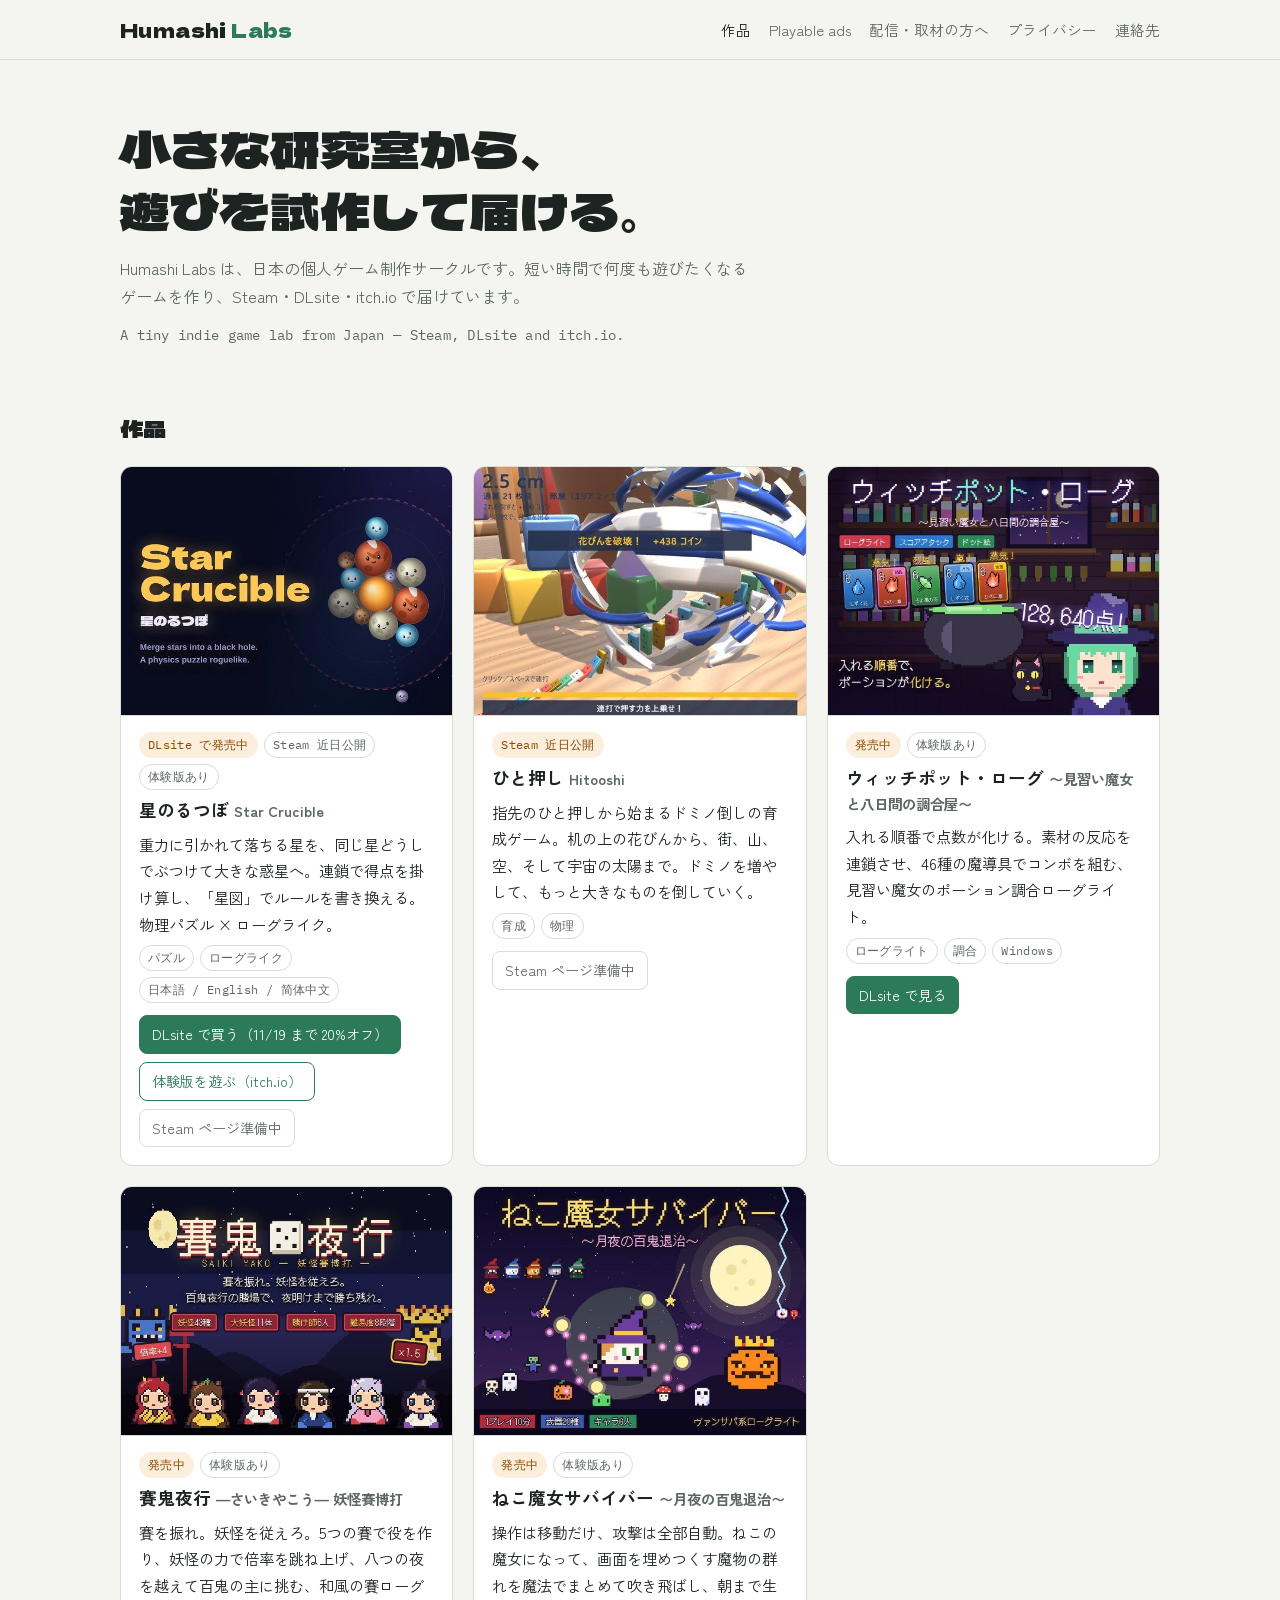
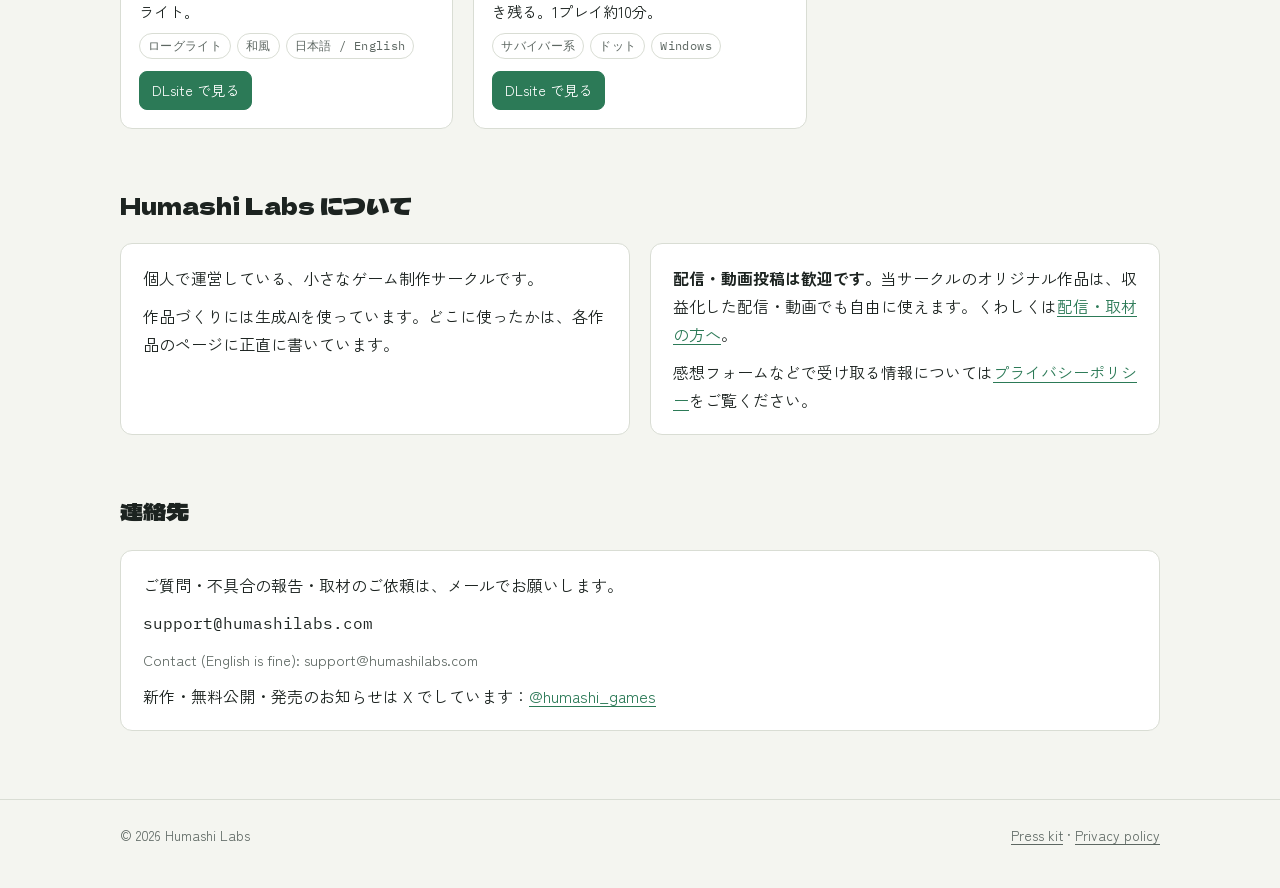
<file: index.html>
<!doctype html>
<html lang="ja">
<head>
<meta charset="utf-8">
<meta name="viewport" content="width=device-width, initial-scale=1, viewport-fit=cover">
<title>Humashi Labs</title>
<meta name="description" content="Humashi Labs の個人ゲーム制作。Steam・DLsite・itch.io で遊べる作品の一覧。">
<meta property="og:title" content="Humashi Labs">
<meta property="og:description" content="小さな研究室から、遊びを試作して届ける個人ゲーム制作。">
<meta property="og:image" content="https://humashilabs.com/assets/star-crucible-shot.jpg">
<meta name="twitter:card" content="summary_large_image">
<link rel="canonical" href="https://humashilabs.com/">
<script type="application/ld+json">{"@context":"https://schema.org","@type":"Organization","name":"Humashi Labs","url":"https://humashilabs.com/","email":"support@humashilabs.com","sameAs":["https://x.com/humashi_games","https://humashi.itch.io/"]}</script>
<link rel="icon" href="favicon.svg" type="image/svg+xml">
<link rel="apple-touch-icon" href="apple-touch-icon.png">
<link rel="preconnect" href="https://fonts.googleapis.com">
<link rel="preconnect" href="https://fonts.gstatic.com" crossorigin>
<link rel="preload" as="style" href="https://fonts.googleapis.com/css2?family=Dela+Gothic+One&family=IBM+Plex+Mono:wght@400;500&family=Zen+Kaku+Gothic+New:wght@400;700&display=swap" onload="this.onload=null;this.rel='stylesheet'">
<noscript><link rel="stylesheet" href="https://fonts.googleapis.com/css2?family=Dela+Gothic+One&family=IBM+Plex+Mono:wght@400;500&family=Zen+Kaku+Gothic+New:wght@400;700&display=swap"></noscript>
<link rel="stylesheet" href="style.css">
</head>
<body>
<header class="site-head">
  <div class="wrap">
    <a class="logo" href="./">Humashi <span>Labs</span></a>
    <nav class="nav" aria-label="サイト内">
      <a href="#works" aria-current="page">作品</a>
      <a href="playable.html">Playable ads</a>
      <a href="press.html">配信・取材の方へ</a>
      <a href="privacy.html">プライバシー</a>
      <a href="#contact">連絡先</a>
    </nav>
  </div>
</header>

<main class="wrap">
  <div class="hero">
    <h1>小さな研究室から、<br>遊びを試作して届ける。</h1>
    <p>Humashi Labs は、日本の個人ゲーム制作サークルです。短い時間で何度も遊びたくなるゲームを作り、Steam・DLsite・itch.io で届けています。</p>
    <p class="en">A tiny indie game lab from Japan — Steam, DLsite and itch.io.</p>
  </div>

  <section id="works" aria-labelledby="works-h">
    <h2 id="works-h">作品</h2>
    <div class="works">

      <article class="work">
        <img src="assets/star-crucible.jpg" alt="星のるつぼ：重力の井戸に星が落ちていく画面" width="640" height="508" loading="lazy">
        <div class="body">
          <div class="tags"><span class="tag status">DLsite で発売中</span><span class="tag">Steam 近日公開</span><span class="tag">体験版あり</span></div>
          <h3>星のるつぼ <small class="sub">Star Crucible</small></h3>
          <p class="desc">重力に引かれて落ちる星を、同じ星どうしでぶつけて大きな惑星へ。連鎖で得点を掛け算し、「星図」でルールを書き換える。物理パズル × ローグライク。</p>
          <div class="tags"><span class="tag">パズル</span><span class="tag">ローグライク</span><span class="tag">日本語 / English / 简体中文</span></div>
          <div class="links">
            <a class="btn primary" href="https://www.dlsite.com/ai/work/=/product_id/RJ01758566.html">DLsite で買う（11/19 まで 20%オフ）</a>
            <a class="btn" href="https://humashi.itch.io/star-crucible">体験版を遊ぶ（itch.io）</a>
            <span class="btn disabled">Steam ページ準備中</span>
          </div>
        </div>
      </article>

      <article class="work">
        <img src="assets/hitooshi.jpg" alt="ひと押し：ドミノで花びんが砕ける瞬間" width="560" height="438" loading="lazy">
        <div class="body">
          <div class="tags"><span class="tag status">Steam 近日公開</span></div>
          <h3>ひと押し <small class="sub">Hitooshi</small></h3>
          <p class="desc">指先のひと押しから始まるドミノ倒しの育成ゲーム。机の上の花びんから、街、山、空、そして宇宙の太陽まで。ドミノを増やして、もっと大きなものを倒していく。</p>
          <div class="tags"><span class="tag">育成</span><span class="tag">物理</span></div>
          <div class="links"><span class="btn disabled">Steam ページ準備中</span></div>
        </div>
      </article>

      <article class="work">
        <img src="assets/witchpot-rogue.jpg" alt="ウィッチポット・ローグの紹介画像" width="560" height="420" loading="lazy">
        <div class="body">
          <div class="tags"><span class="tag status">発売中</span><span class="tag">体験版あり</span></div>
          <h3>ウィッチポット・ローグ <small class="sub">〜見習い魔女と八日間の調合屋〜</small></h3>
          <p class="desc">入れる順番で点数が化ける。素材の反応を連鎖させ、46種の魔導具でコンボを組む、見習い魔女のポーション調合ローグライト。</p>
          <div class="tags"><span class="tag">ローグライト</span><span class="tag">調合</span><span class="tag">Windows</span></div>
          <div class="links"><a class="btn primary" href="https://www.dlsite.com/home/work/=/product_id/RJ01737153.html">DLsite で見る</a></div>
        </div>
      </article>

      <article class="work">
        <img src="assets/saiki-yako.jpg" alt="賽鬼夜行の紹介画像" width="560" height="420" loading="lazy">
        <div class="body">
          <div class="tags"><span class="tag status">発売中</span><span class="tag">体験版あり</span></div>
          <h3>賽鬼夜行 <small class="sub">―さいきやこう― 妖怪賽博打</small></h3>
          <p class="desc">賽を振れ。妖怪を従えろ。5つの賽で役を作り、妖怪の力で倍率を跳ね上げ、八つの夜を越えて百鬼の主に挑む、和風の賽ローグライト。</p>
          <div class="tags"><span class="tag">ローグライト</span><span class="tag">和風</span><span class="tag">日本語 / English</span></div>
          <div class="links"><a class="btn primary" href="https://www.dlsite.com/home/work/=/product_id/RJ01737134.html">DLsite で見る</a></div>
        </div>
      </article>

      <article class="work">
        <img src="assets/neko-witch-survivor.jpg" alt="ねこ魔女サバイバーの紹介画像" width="560" height="420" loading="lazy">
        <div class="body">
          <div class="tags"><span class="tag status">発売中</span><span class="tag">体験版あり</span></div>
          <h3>ねこ魔女サバイバー <small class="sub">〜月夜の百鬼退治〜</small></h3>
          <p class="desc">操作は移動だけ、攻撃は全部自動。ねこの魔女になって、画面を埋めつくす魔物の群れを魔法でまとめて吹き飛ばし、朝まで生き残る。1プレイ約10分。</p>
          <div class="tags"><span class="tag">サバイバー系</span><span class="tag">ドット</span><span class="tag">Windows</span></div>
          <div class="links"><a class="btn primary" href="https://www.dlsite.com/home/work/=/product_id/RJ01737105.html">DLsite で見る</a></div>
        </div>
      </article>

    </div>
  </section>

  <section aria-labelledby="about-h">
    <h2 id="about-h">Humashi Labs について</h2>
    <div class="cols">
      <div class="card">
        <p>個人で運営している、小さなゲーム制作サークルです。</p>
        <p>作品づくりには生成AIを使っています。どこに使ったかは、各作品のページに正直に書いています。</p>
      </div>
      <div class="card">
        <p><strong>配信・動画投稿は歓迎です。</strong>当サークルのオリジナル作品は、収益化した配信・動画でも自由に使えます。くわしくは<a href="press.html">配信・取材の方へ</a>。</p>
        <p>感想フォームなどで受け取る情報については<a href="privacy.html">プライバシーポリシー</a>をご覧ください。</p>
      </div>
    </div>
  </section>

  <section id="contact" aria-labelledby="contact-h">
    <h2 id="contact-h">連絡先</h2>
    <div class="card">
      <p>ご質問・不具合の報告・取材のご依頼は、メールでお願いします。</p>
      <p class="mail">support@humashilabs.com</p>
      <p class="meta">Contact (English is fine): support@humashilabs.com</p>
      <p>新作・無料公開・発売のお知らせは X でしています：<a href="https://x.com/humashi_games">@humashi_games</a></p>
    </div>
  </section>
</main>

<footer class="site-foot">
  <div class="wrap">
    <span>© 2026 Humashi Labs</span>
    <span><a href="press.html">Press kit</a> · <a href="privacy.html">Privacy policy</a></span>
  </div>
</footer>
</body>
</html>
</file>
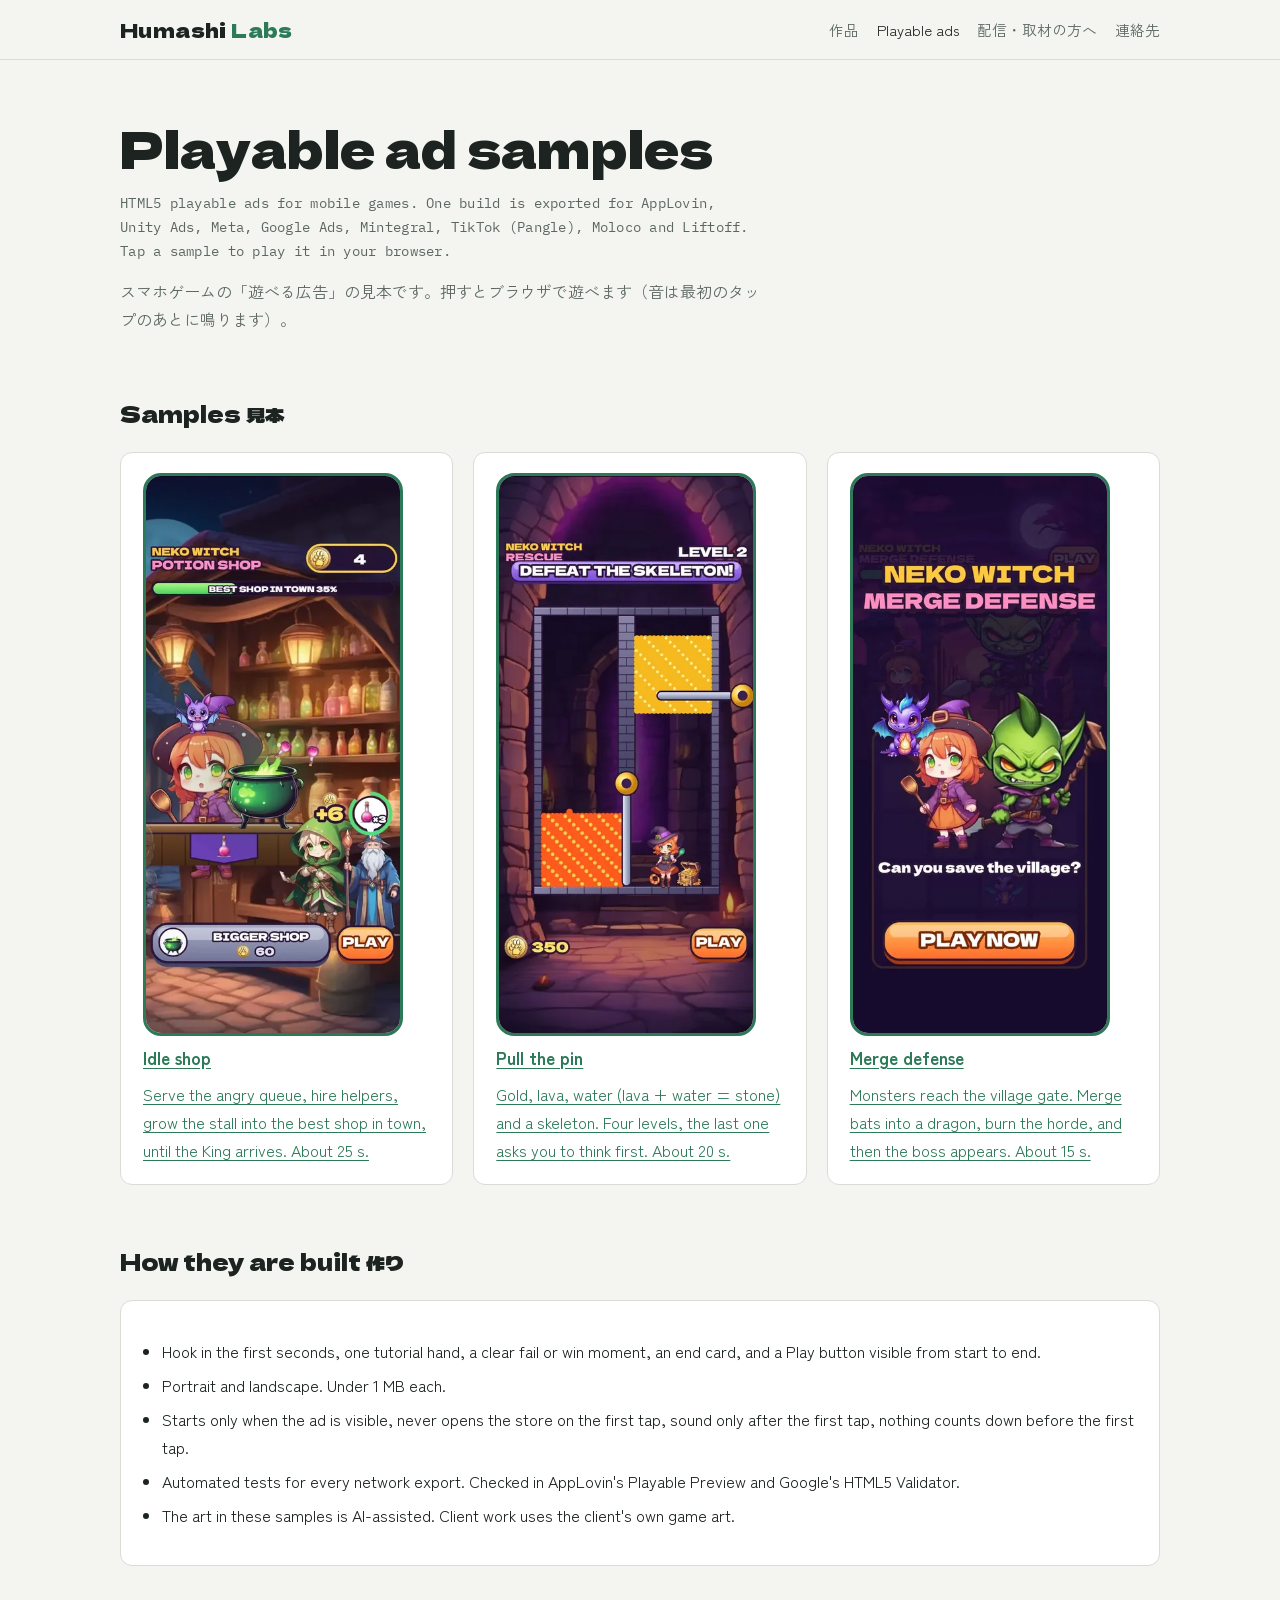
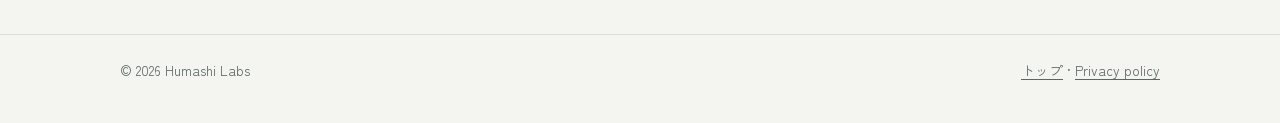
<file: playable.html>
<!doctype html>
<html lang="en">
<head>
<meta charset="utf-8">
<meta name="viewport" content="width=device-width, initial-scale=1, viewport-fit=cover">
<title>Playable ad samples | Humashi Labs</title>
<meta name="description" content="HTML5 playable ad samples by Humashi Labs: idle shop, pull the pin and merge defense. One build exported for 8 ad networks.">
<link rel="icon" href="favicon.svg" type="image/svg+xml">
<link rel="apple-touch-icon" href="apple-touch-icon.png">
<link rel="preconnect" href="https://fonts.googleapis.com">
<link rel="preconnect" href="https://fonts.gstatic.com" crossorigin>
<link rel="preload" as="style" href="https://fonts.googleapis.com/css2?family=Dela+Gothic+One&family=IBM+Plex+Mono:wght@400;500&family=Zen+Kaku+Gothic+New:wght@400;700&display=swap" onload="this.onload=null;this.rel='stylesheet'">
<noscript><link rel="stylesheet" href="https://fonts.googleapis.com/css2?family=Dela+Gothic+One&family=IBM+Plex+Mono:wght@400;500&family=Zen+Kaku+Gothic+New:wght@400;700&display=swap"></noscript>
<link rel="stylesheet" href="style.css">
<style>
.samples { display: grid; grid-template-columns: repeat(auto-fit, minmax(220px, 1fr)); gap: 20px; }
.sample { display: grid; gap: 10px; align-content: start; }
.sample img { width: 100%; max-width: 260px; aspect-ratio: 390 / 844; object-fit: cover; border-radius: 18px; border: 3px solid currentColor; }
.sample h3 { margin: 0; }
.sample p { margin: 0; }
.specs { display: grid; gap: 6px; padding-left: 1.2em; }
</style>
</head>
<body>
<header class="site-head">
  <div class="wrap">
    <a class="logo" href="./">Humashi <span>Labs</span></a>
    <nav class="nav" aria-label="Site">
      <a href="./#works">作品</a>
      <a href="playable.html" aria-current="page">Playable ads</a>
      <a href="press.html">配信・取材の方へ</a>
      <a href="./#contact">連絡先</a>
    </nav>
  </div>
</header>

<main class="wrap">
  <div class="hero">
    <h1>Playable ad samples</h1>
    <p class="en">HTML5 playable ads for mobile games. One build is exported for AppLovin, Unity Ads, Meta, Google Ads, Mintegral, TikTok (Pangle), Moloco and Liftoff. Tap a sample to play it in your browser.</p>
    <p>スマホゲームの「遊べる広告」の見本です。押すとブラウザで遊べます（音は最初のタップのあとに鳴ります）。</p>
  </div>

  <section aria-labelledby="samples-h">
    <h2 id="samples-h">Samples <small class="sub">見本</small></h2>
    <div class="samples">
      <a class="sample card" href="playable/idle_shop.html">
        <img src="assets/playable/idle_shop.webp" alt="Idle shop playable: a potion shop with a queue of customers" loading="lazy" width="390" height="844">
        <h3>Idle shop</h3>
        <p>Serve the angry queue, hire helpers, grow the stall into the best shop in town, until the King arrives. About 25 s.</p>
      </a>
      <a class="sample card" href="playable/pin_puzzle.html">
        <img src="assets/playable/pin_puzzle.webp" alt="Pull the pin playable: tower rooms with gold, lava and water" loading="lazy" width="390" height="844">
        <h3>Pull the pin</h3>
        <p>Gold, lava, water (lava + water = stone) and a skeleton. Four levels, the last one asks you to think first. About 20 s.</p>
      </a>
      <a class="sample card" href="playable/merge_ghost.html">
        <img src="assets/playable/merge_ghost.webp" alt="Merge defense playable: merge familiars into a dragon to protect the village" loading="lazy" width="390" height="844">
        <h3>Merge defense</h3>
        <p>Monsters reach the village gate. Merge bats into a dragon, burn the horde, and then the boss appears. About 15 s.</p>
      </a>
    </div>
  </section>

  <section aria-labelledby="specs-h">
    <h2 id="specs-h">How they are built <small class="sub">作り</small></h2>
    <div class="card">
      <ul class="specs">
        <li>Hook in the first seconds, one tutorial hand, a clear fail or win moment, an end card, and a Play button visible from start to end.</li>
        <li>Portrait and landscape. Under 1 MB each.</li>
        <li>Starts only when the ad is visible, never opens the store on the first tap, sound only after the first tap, nothing counts down before the first tap.</li>
        <li>Automated tests for every network export. Checked in AppLovin's Playable Preview and Google's HTML5 Validator.</li>
        <li>The art in these samples is AI-assisted. Client work uses the client's own game art.</li>
      </ul>
    </div>
  </section>
</main>

<footer class="site-foot">
  <div class="wrap">
    <span>© 2026 Humashi Labs</span>
    <span><a href="./">トップ</a> · <a href="privacy.html">Privacy policy</a></span>
  </div>
</footer>
</body>
</html>
</file>
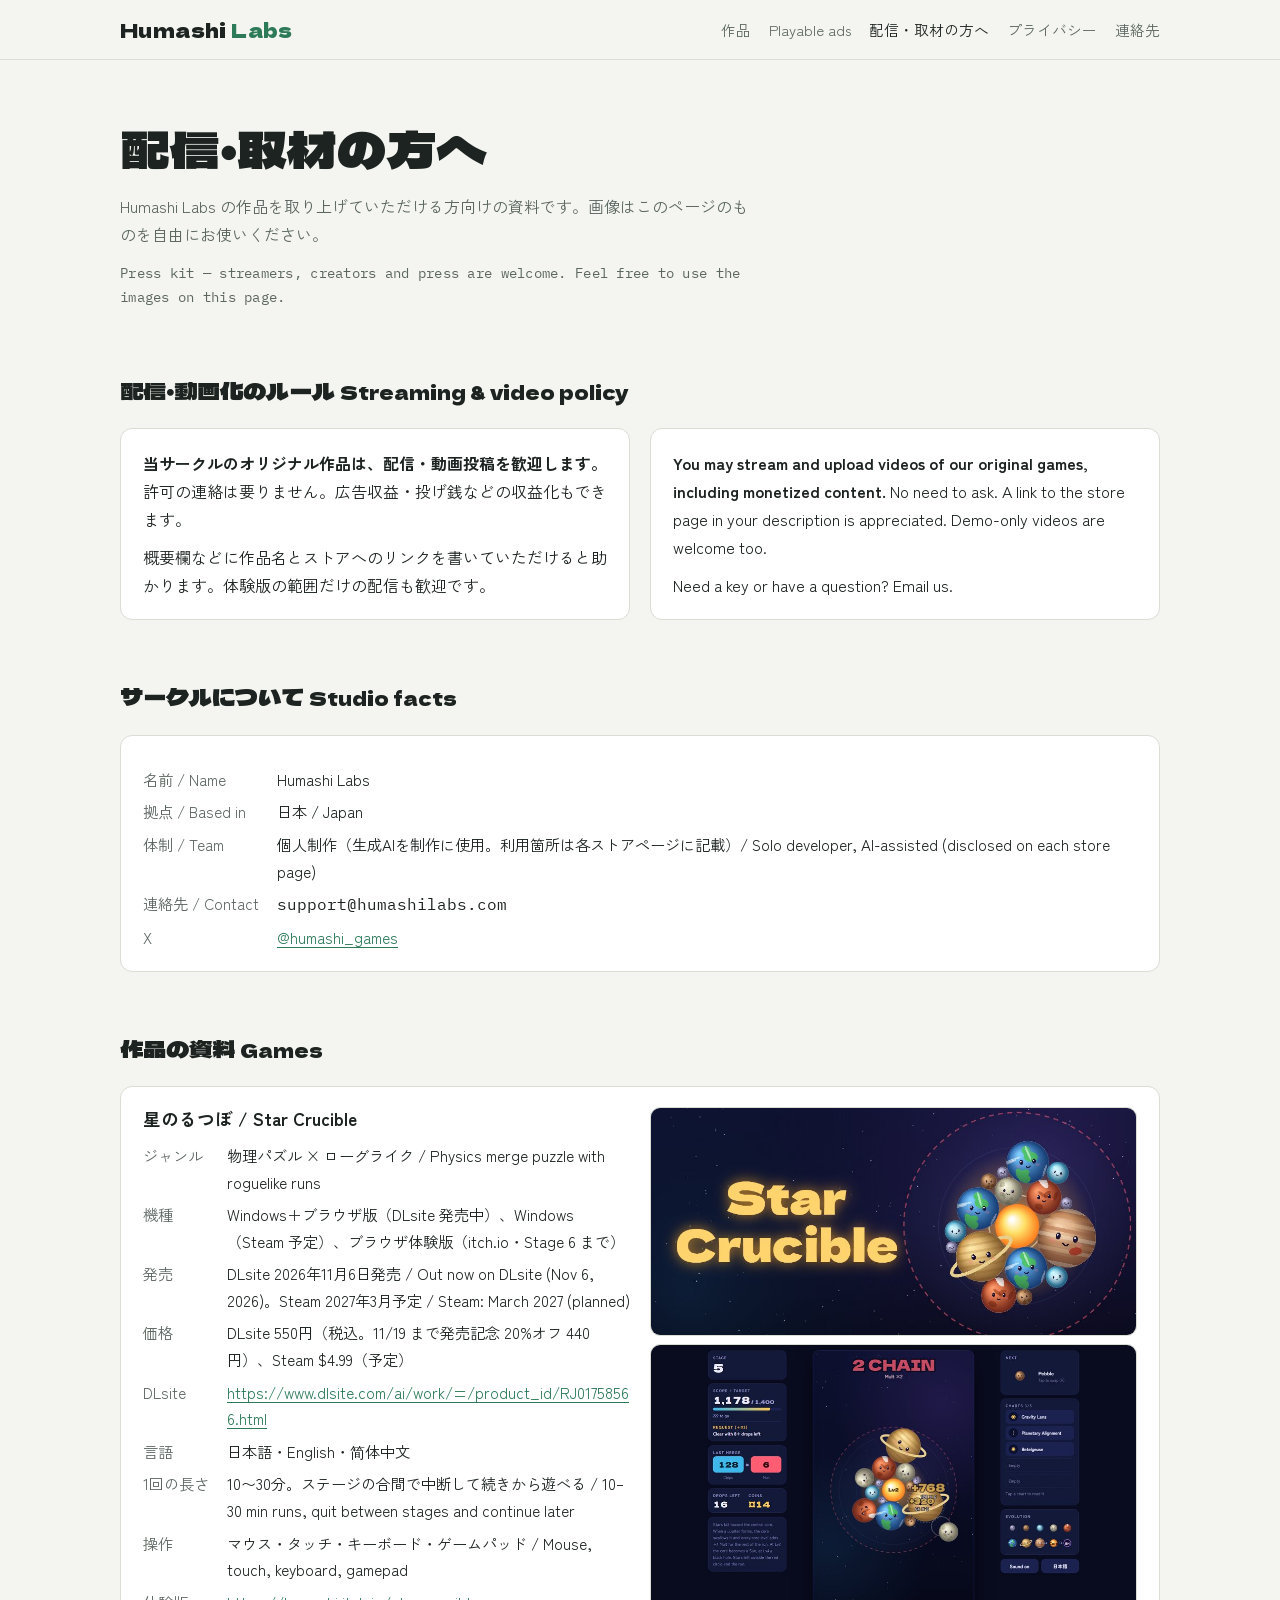
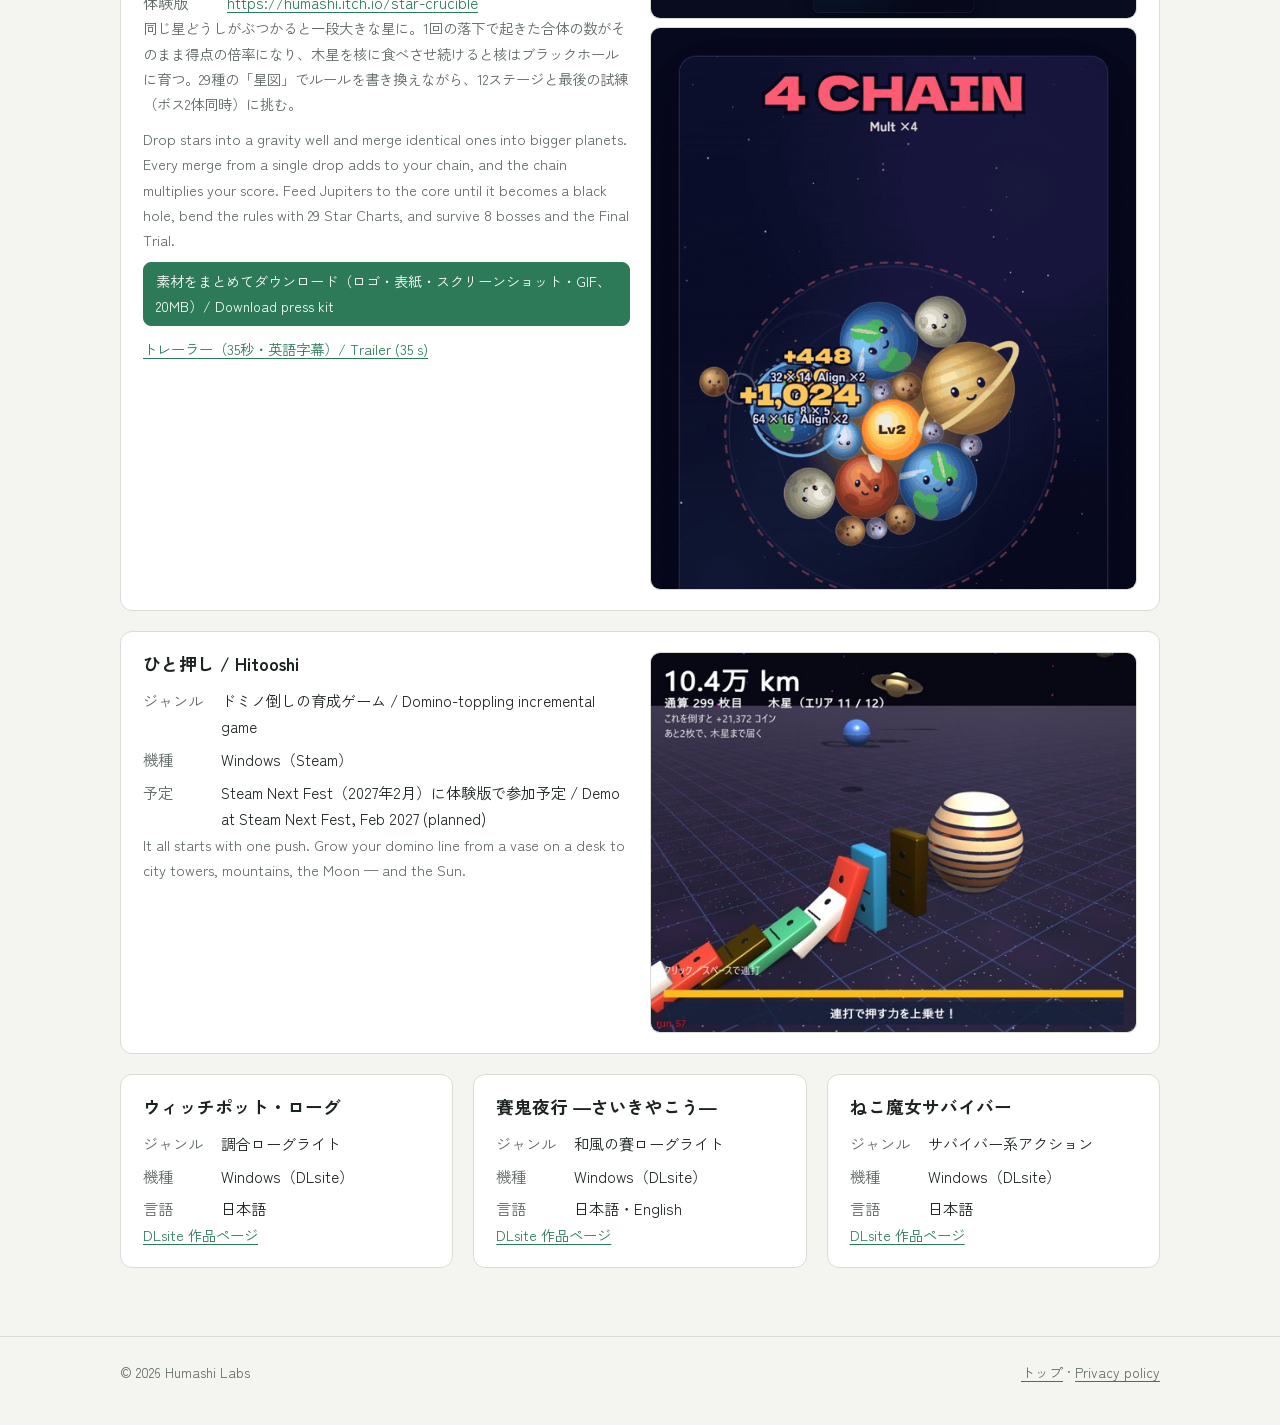
<file: press.html>
<!doctype html>
<html lang="ja">
<head>
<meta charset="utf-8">
<meta name="viewport" content="width=device-width, initial-scale=1, viewport-fit=cover">
<title>Press kit | Humashi Labs</title>
<meta name="description" content="配信者・記者の方へ：Humashi Labs の作品の基本情報、画像、配信・動画化のルール。">
<link rel="icon" href="favicon.svg" type="image/svg+xml">
<link rel="apple-touch-icon" href="apple-touch-icon.png">
<link rel="preconnect" href="https://fonts.googleapis.com">
<link rel="preconnect" href="https://fonts.gstatic.com" crossorigin>
<link rel="preload" as="style" href="https://fonts.googleapis.com/css2?family=Dela+Gothic+One&family=IBM+Plex+Mono:wght@400;500&family=Zen+Kaku+Gothic+New:wght@400;700&display=swap" onload="this.onload=null;this.rel='stylesheet'">
<noscript><link rel="stylesheet" href="https://fonts.googleapis.com/css2?family=Dela+Gothic+One&family=IBM+Plex+Mono:wght@400;500&family=Zen+Kaku+Gothic+New:wght@400;700&display=swap"></noscript>
<link rel="stylesheet" href="style.css">
</head>
<body>
<header class="site-head">
  <div class="wrap">
    <a class="logo" href="./">Humashi <span>Labs</span></a>
    <nav class="nav" aria-label="サイト内">
      <a href="./#works">作品</a>
      <a href="playable.html">Playable ads</a>
      <a href="press.html" aria-current="page">配信・取材の方へ</a>
      <a href="privacy.html">プライバシー</a>
      <a href="./#contact">連絡先</a>
    </nav>
  </div>
</header>

<main class="wrap">
  <div class="hero">
    <h1>配信・取材の方へ</h1>
    <p>Humashi Labs の作品を取り上げていただける方向けの資料です。画像はこのページのものを自由にお使いください。</p>
    <p class="en">Press kit — streamers, creators and press are welcome. Feel free to use the images on this page.</p>
  </div>

  <section aria-labelledby="policy-h">
    <h2 id="policy-h">配信・動画化のルール <small class="sub">Streaming &amp; video policy</small></h2>
    <div class="cols">
      <div class="card">
        <p><strong>当サークルのオリジナル作品は、配信・動画投稿を歓迎します。</strong>許可の連絡は要りません。広告収益・投げ銭などの収益化もできます。</p>
        <p>概要欄などに作品名とストアへのリンクを書いていただけると助かります。体験版の範囲だけの配信も歓迎です。</p>
      </div>
      <div class="card" lang="en">
        <p><strong>You may stream and upload videos of our original games, including monetized content.</strong> No need to ask. A link to the store page in your description is appreciated. Demo-only videos are welcome too.</p>
        <p>Need a key or have a question? Email us.</p>
      </div>
    </div>
  </section>

  <section aria-labelledby="studio-h">
    <h2 id="studio-h">サークルについて <small class="sub">Studio facts</small></h2>
    <div class="card">
      <dl class="facts">
        <dt>名前 / Name</dt><dd>Humashi Labs</dd>
        <dt>拠点 / Based in</dt><dd>日本 / Japan</dd>
        <dt>体制 / Team</dt><dd>個人制作（生成AIを制作に使用。利用箇所は各ストアページに記載）/ Solo developer, AI-assisted (disclosed on each store page)</dd>
        <dt>連絡先 / Contact</dt><dd><span class="mail">support@humashilabs.com</span></dd>
        <dt>X</dt><dd><a href="https://x.com/humashi_games">@humashi_games</a></dd>
      </dl>
    </div>
  </section>

  <section aria-labelledby="games-h">
    <h2 id="games-h">作品の資料 <small class="sub">Games</small></h2>

    <div class="card press-game" id="star-crucible">
      <div>
        <h3>星のるつぼ / Star Crucible</h3>
        <dl class="facts">
          <dt>ジャンル</dt><dd>物理パズル × ローグライク / Physics merge puzzle with roguelike runs</dd>
          <dt>機種</dt><dd>Windows＋ブラウザ版（DLsite 発売中）、Windows（Steam 予定）、ブラウザ体験版（itch.io・Stage 6 まで）</dd>
          <dt>発売</dt><dd>DLsite 2026年11月6日発売 / Out now on DLsite (Nov 6, 2026)。Steam 2027年3月予定 / Steam: March 2027 (planned)</dd>
          <dt>価格</dt><dd>DLsite 550円（税込。11/19 まで発売記念 20%オフ 440円）、Steam $4.99（予定）</dd>
          <dt>DLsite</dt><dd><a href="https://www.dlsite.com/ai/work/=/product_id/RJ01758566.html">https://www.dlsite.com/ai/work/=/product_id/RJ01758566.html</a></dd>
          <dt>言語</dt><dd>日本語・English・简体中文</dd>
          <dt>1回の長さ</dt><dd>10〜30分。ステージの合間で中断して続きから遊べる / 10–30 min runs, quit between stages and continue later</dd>
          <dt>操作</dt><dd>マウス・タッチ・キーボード・ゲームパッド / Mouse, touch, keyboard, gamepad</dd>
          <dt>体験版</dt><dd><a href="https://humashi.itch.io/star-crucible">https://humashi.itch.io/star-crucible</a></dd>
        </dl>
        <p class="meta">同じ星どうしがぶつかると一段大きな星に。1回の落下で起きた合体の数がそのまま得点の倍率になり、木星を核に食べさせ続けると核はブラックホールに育つ。29種の「星図」でルールを書き換えながら、12ステージと最後の試練（ボス2体同時）に挑む。</p>
        <p lang="en" class="meta">Drop stars into a gravity well and merge identical ones into bigger planets. Every merge from a single drop adds to your chain, and the chain multiplies your score. Feed Jupiters to the core until it becomes a black hole, bend the rules with 29 Star Charts, and survive 8 bosses and the Final Trial.</p>
        <p class="meta"><a class="btn primary" href="assets/star-crucible/star-crucible-presskit.zip">素材をまとめてダウンロード（ロゴ・表紙・スクリーンショット・GIF、20MB）/ Download press kit</a></p>
        <p class="meta"><a href="assets/star-crucible/trailer_en.mp4">トレーラー（35秒・英語字幕）/ Trailer (35 s)</a></p>
      </div>
      <div>
        <img src="assets/star-crucible/header.jpg" alt="Star Crucible key art" width="920" height="430" loading="lazy">
        <img src="assets/star-crucible/shot1.jpg" alt="Star Crucible gameplay: a chain of merges" width="960" height="540" loading="lazy" style="margin-top:8px">
        <img src="assets/star-crucible/chain.gif" alt="Animated: one drop sets off a 10-chain" width="616" loading="lazy" style="margin-top:8px">
      </div>
    </div>

    <div class="card press-game" id="hitooshi" style="margin-top:20px">
      <div>
        <h3>ひと押し / Hitooshi</h3>
        <dl class="facts">
          <dt>ジャンル</dt><dd>ドミノ倒しの育成ゲーム / Domino-toppling incremental game</dd>
          <dt>機種</dt><dd>Windows（Steam）</dd>
          <dt>予定</dt><dd>Steam Next Fest（2027年2月）に体験版で参加予定 / Demo at Steam Next Fest, Feb 2027 (planned)</dd>
        </dl>
        <p lang="en" class="meta">It all starts with one push. Grow your domino line from a vase on a desk to city towers, mountains, the Moon — and the Sun.</p>
      </div>
      <div><img src="assets/hitooshi-shot.jpg" alt="Hitooshi screenshot: dominoes breaking a gate" width="560" height="438" loading="lazy"></div>
    </div>

    <div class="cols" style="margin-top:20px">
      <div class="card">
        <h3>ウィッチポット・ローグ</h3>
        <dl class="facts"><dt>ジャンル</dt><dd>調合ローグライト</dd><dt>機種</dt><dd>Windows（DLsite）</dd><dt>言語</dt><dd>日本語</dd></dl>
        <p class="meta"><a href="https://www.dlsite.com/home/work/=/product_id/RJ01737153.html">DLsite 作品ページ</a></p>
      </div>
      <div class="card">
        <h3>賽鬼夜行 ―さいきやこう―</h3>
        <dl class="facts"><dt>ジャンル</dt><dd>和風の賽ローグライト</dd><dt>機種</dt><dd>Windows（DLsite）</dd><dt>言語</dt><dd>日本語・English</dd></dl>
        <p class="meta"><a href="https://www.dlsite.com/home/work/=/product_id/RJ01737134.html">DLsite 作品ページ</a></p>
      </div>
      <div class="card">
        <h3>ねこ魔女サバイバー</h3>
        <dl class="facts"><dt>ジャンル</dt><dd>サバイバー系アクション</dd><dt>機種</dt><dd>Windows（DLsite）</dd><dt>言語</dt><dd>日本語</dd></dl>
        <p class="meta"><a href="https://www.dlsite.com/home/work/=/product_id/RJ01737105.html">DLsite 作品ページ</a></p>
      </div>
    </div>
  </section>
</main>

<footer class="site-foot">
  <div class="wrap">
    <span>© 2026 Humashi Labs</span>
    <span><a href="./">トップ</a> · <a href="privacy.html">Privacy policy</a></span>
  </div>
</footer>
</body>
</html>
</file>
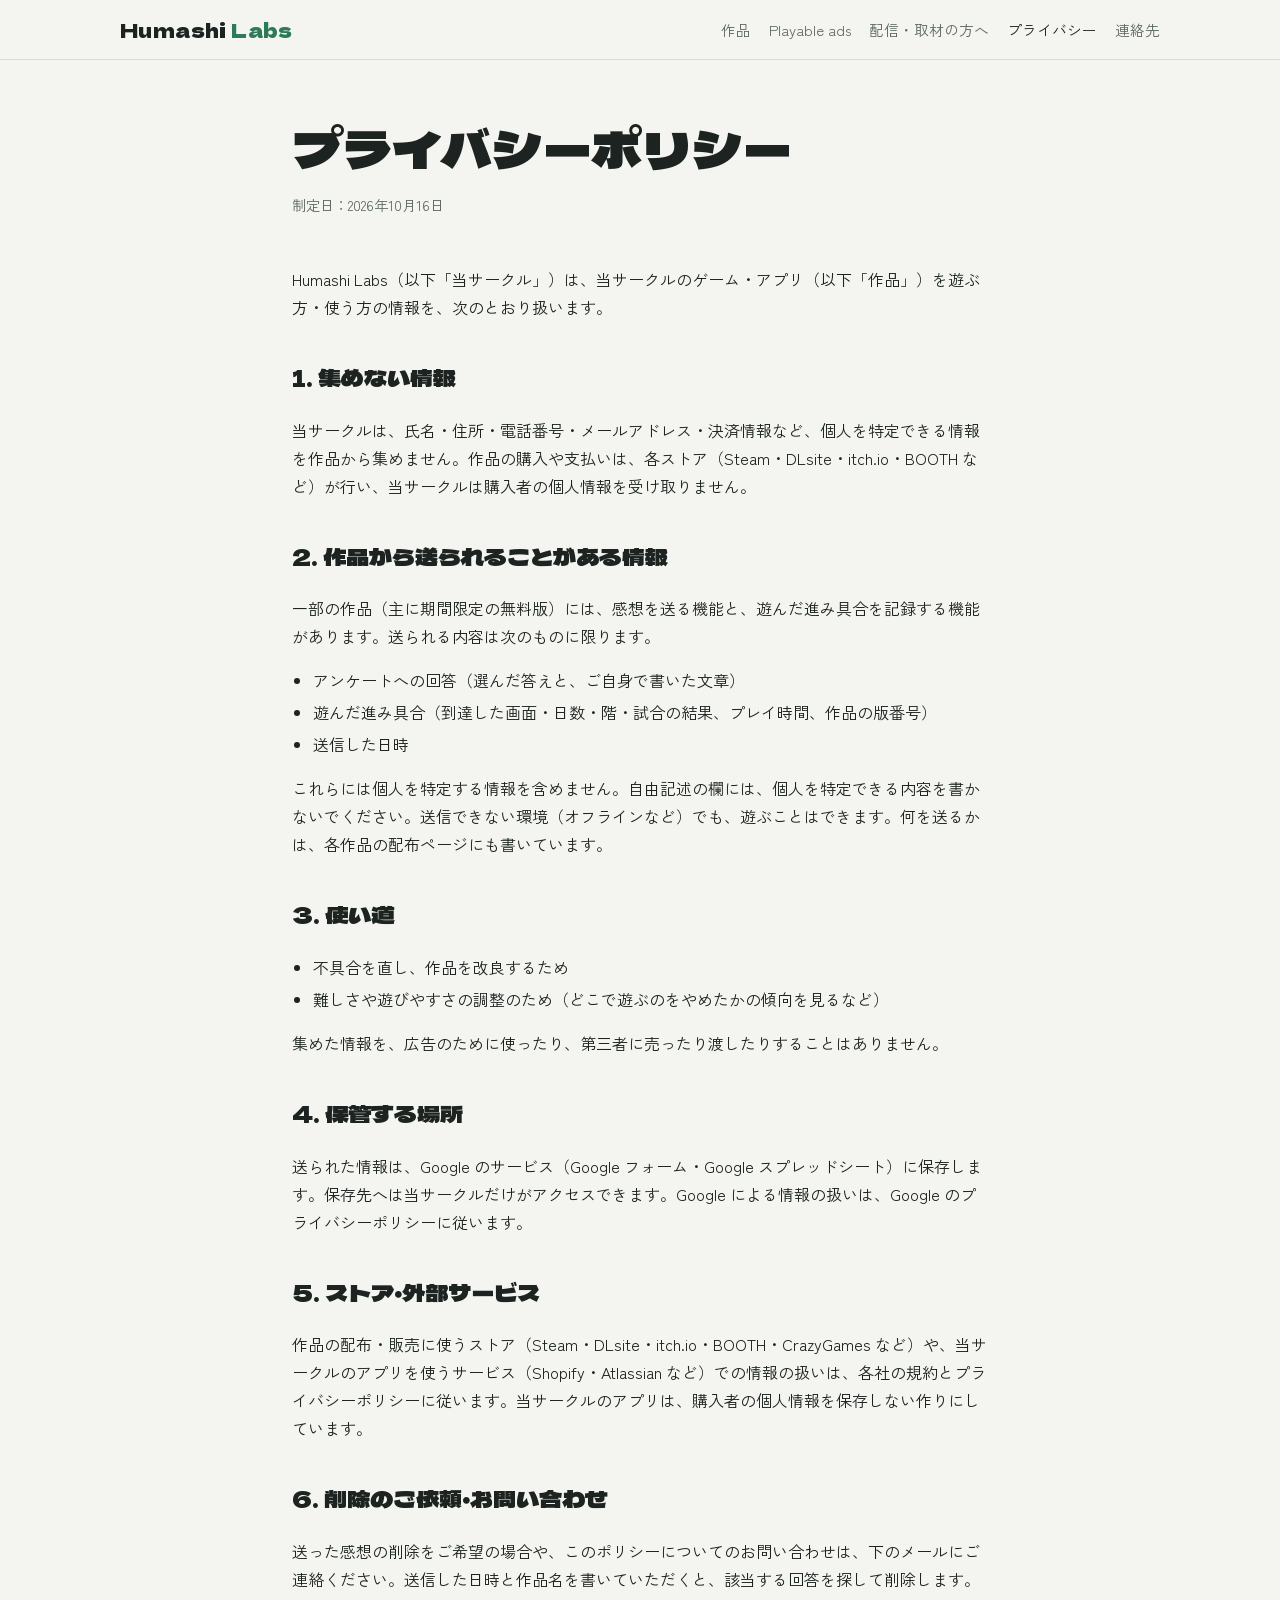
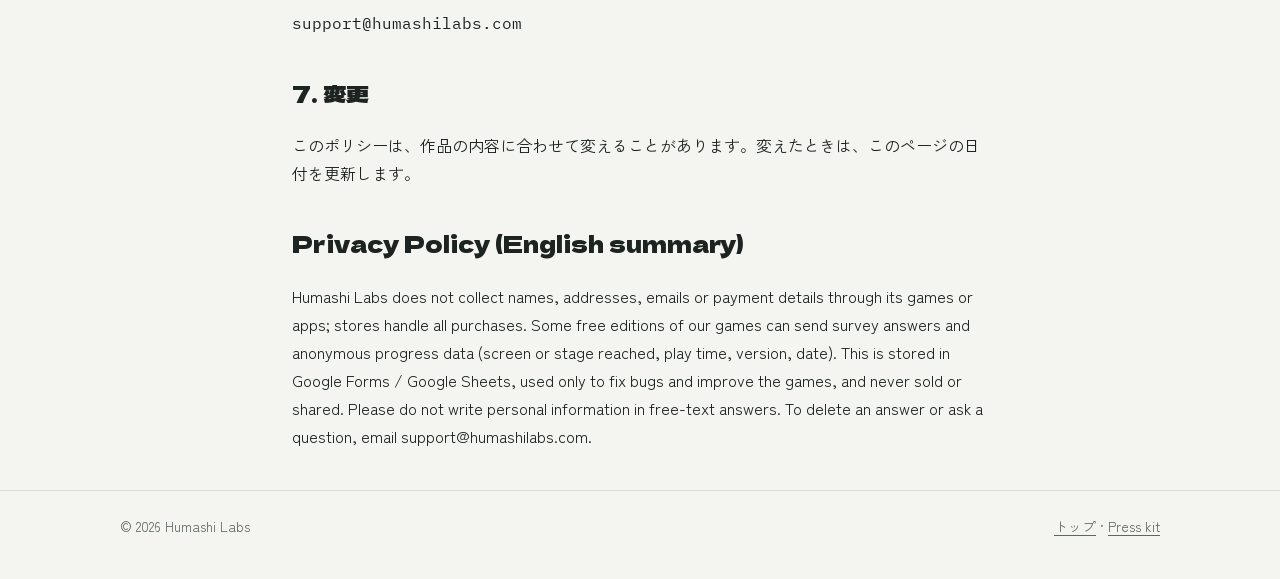
<file: privacy.html>
<!doctype html>
<html lang="ja">
<head>
<meta charset="utf-8">
<meta name="viewport" content="width=device-width, initial-scale=1, viewport-fit=cover">
<title>プライバシーポリシー | Humashi Labs</title>
<meta name="description" content="Humashi Labs のゲーム・アプリで扱う情報と、その使い方。">
<link rel="icon" href="favicon.svg" type="image/svg+xml">
<link rel="apple-touch-icon" href="apple-touch-icon.png">
<link rel="preconnect" href="https://fonts.googleapis.com">
<link rel="preconnect" href="https://fonts.gstatic.com" crossorigin>
<link rel="preload" as="style" href="https://fonts.googleapis.com/css2?family=Dela+Gothic+One&family=IBM+Plex+Mono:wght@400;500&family=Zen+Kaku+Gothic+New:wght@400;700&display=swap" onload="this.onload=null;this.rel='stylesheet'">
<noscript><link rel="stylesheet" href="https://fonts.googleapis.com/css2?family=Dela+Gothic+One&family=IBM+Plex+Mono:wght@400;500&family=Zen+Kaku+Gothic+New:wght@400;700&display=swap"></noscript>
<link rel="stylesheet" href="style.css">
</head>
<body>
<header class="site-head">
  <div class="wrap">
    <a class="logo" href="./">Humashi <span>Labs</span></a>
    <nav class="nav" aria-label="サイト内">
      <a href="./#works">作品</a>
      <a href="playable.html">Playable ads</a>
      <a href="press.html">配信・取材の方へ</a>
      <a href="privacy.html" aria-current="page">プライバシー</a>
      <a href="./#contact">連絡先</a>
    </nav>
  </div>
</header>

<main class="wrap doc">
  <div class="hero">
    <h1>プライバシーポリシー</h1>
    <p class="meta">制定日：2026年10月16日</p>
  </div>

  <p>Humashi Labs（以下「当サークル」）は、当サークルのゲーム・アプリ（以下「作品」）を遊ぶ方・使う方の情報を、次のとおり扱います。</p>

  <h2>1. 集めない情報</h2>
  <p>当サークルは、氏名・住所・電話番号・メールアドレス・決済情報など、個人を特定できる情報を作品から集めません。作品の購入や支払いは、各ストア（Steam・DLsite・itch.io・BOOTH など）が行い、当サークルは購入者の個人情報を受け取りません。</p>

  <h2>2. 作品から送られることがある情報</h2>
  <p>一部の作品（主に期間限定の無料版）には、感想を送る機能と、遊んだ進み具合を記録する機能があります。送られる内容は次のものに限ります。</p>
  <ul>
    <li>アンケートへの回答（選んだ答えと、ご自身で書いた文章）</li>
    <li>遊んだ進み具合（到達した画面・日数・階・試合の結果、プレイ時間、作品の版番号）</li>
    <li>送信した日時</li>
  </ul>
  <p>これらには個人を特定する情報を含めません。自由記述の欄には、個人を特定できる内容を書かないでください。送信できない環境（オフラインなど）でも、遊ぶことはできます。何を送るかは、各作品の配布ページにも書いています。</p>

  <h2>3. 使い道</h2>
  <ul>
    <li>不具合を直し、作品を改良するため</li>
    <li>難しさや遊びやすさの調整のため（どこで遊ぶのをやめたかの傾向を見るなど）</li>
  </ul>
  <p>集めた情報を、広告のために使ったり、第三者に売ったり渡したりすることはありません。</p>

  <h2>4. 保管する場所</h2>
  <p>送られた情報は、Google のサービス（Google フォーム・Google スプレッドシート）に保存します。保存先へは当サークルだけがアクセスできます。Google による情報の扱いは、Google のプライバシーポリシーに従います。</p>

  <h2>5. ストア・外部サービス</h2>
  <p>作品の配布・販売に使うストア（Steam・DLsite・itch.io・BOOTH・CrazyGames など）や、当サークルのアプリを使うサービス（Shopify・Atlassian など）での情報の扱いは、各社の規約とプライバシーポリシーに従います。当サークルのアプリは、購入者の個人情報を保存しない作りにしています。</p>

  <h2>6. 削除のご依頼・お問い合わせ</h2>
  <p>送った感想の削除をご希望の場合や、このポリシーについてのお問い合わせは、下のメールにご連絡ください。送信した日時と作品名を書いていただくと、該当する回答を探して削除します。</p>
  <p class="mail">support@humashilabs.com</p>

  <h2>7. 変更</h2>
  <p>このポリシーは、作品の内容に合わせて変えることがあります。変えたときは、このページの日付を更新します。</p>

  <h2 lang="en">Privacy Policy (English summary)</h2>
  <p lang="en">Humashi Labs does not collect names, addresses, emails or payment details through its games or apps; stores handle all purchases. Some free editions of our games can send survey answers and anonymous progress data (screen or stage reached, play time, version, date). This is stored in Google Forms / Google Sheets, used only to fix bugs and improve the games, and never sold or shared. Please do not write personal information in free-text answers. To delete an answer or ask a question, email support@humashilabs.com.</p>
</main>

<footer class="site-foot">
  <div class="wrap">
    <span>© 2026 Humashi Labs</span>
    <span><a href="./">トップ</a> · <a href="press.html">Press kit</a></span>
  </div>
</footer>
</body>
</html>
</file>
<file: style.css>
/* Humashi Labs — a small game lab: clean bench paper, ink, one "lab green" accent, amber for status labels. */
:root {
  --bg: #f4f5f0;
  --panel: #ffffff;
  --ink: #1c2320;
  --muted: #5d6762;
  --line: #d9ddd4;
  --accent: #2c7a57;
  --accent-ink: #ffffff;
  --amber: #8a4a00;
  --amber-bg: #fbeedc;
  --font-display: "Dela Gothic One", "Hiragino Sans", "Yu Gothic", sans-serif;
  --font-body: "Zen Kaku Gothic New", "Hiragino Sans", "Yu Gothic", "Meiryo", sans-serif;
  --font-mono: "IBM Plex Mono", ui-monospace, "Consolas", monospace;
  color-scheme: light;
}
@media (prefers-color-scheme: dark) {
  :root:not([data-theme="light"]) {
    --bg: #131815; --panel: #1b221e; --ink: #e8ece6; --muted: #a2aca5; --line: #2f3833;
    --accent: #5fbf8f; --accent-ink: #0f1512; --amber: #f0b45a; --amber-bg: #3a2a12; color-scheme: dark;
  }
}
:root[data-theme="dark"] {
  --bg: #131815; --panel: #1b221e; --ink: #e8ece6; --muted: #a2aca5; --line: #2f3833;
  --accent: #5fbf8f; --accent-ink: #0f1512; --amber: #f0b45a; --amber-bg: #3a2a12; color-scheme: dark;
}

* { box-sizing: border-box; }
html { -webkit-text-size-adjust: 100%; }
body { margin: 0; background: var(--bg); color: var(--ink); font-family: var(--font-body); font-size: 16px; line-height: 1.75; }
a { color: var(--accent); text-underline-offset: 3px; }
a:focus-visible, button:focus-visible { outline: 2px solid var(--accent); outline-offset: 3px; border-radius: 4px; }
img { max-width: 100%; height: auto; display: block; }

.wrap { max-width: 1080px; margin-inline: auto; padding-inline: 20px; }
.site-head { border-bottom: 1px solid var(--line); background: var(--bg); position: sticky; top: env(safe-area-inset-top, 0px); z-index: 10; }
.site-head .wrap { display: flex; flex-wrap: wrap; align-items: center; justify-content: space-between; gap: 8px 20px; padding-block: 12px; }
.logo { font-family: var(--font-display); font-size: 1.25rem; color: var(--ink); text-decoration: none; letter-spacing: .02em; }
.logo span { color: var(--accent); }
.nav { display: flex; flex-wrap: wrap; gap: 4px 18px; font-size: .92rem; }
.nav a { color: var(--muted); text-decoration: none; }
.nav a:hover, .nav a[aria-current="page"] { color: var(--ink); }

.hero { padding-block: 56px 32px; display: grid; gap: 14px; }
.hero h1 { font-family: var(--font-display); font-weight: 400; font-size: clamp(1.9rem, 5vw, 3.1rem); line-height: 1.25; margin: 0; text-wrap: balance; }
.hero p { margin: 0; max-width: 40rem; color: var(--muted); }
.hero .en { font-family: var(--font-mono); font-size: .85rem; letter-spacing: .02em; }

section { padding-block: 28px; }
h2 { font-family: var(--font-display); font-weight: 400; font-size: 1.45rem; margin: 0 0 18px; }
h3 { font-size: 1.1rem; margin: 0; line-height: 1.4; }

.works { display: grid; grid-template-columns: repeat(auto-fill, minmax(min(100%, 300px), 1fr)); gap: 20px; }
.work { background: var(--panel); border: 1px solid var(--line); border-radius: 12px; overflow: hidden; display: flex; flex-direction: column; min-width: 0; }
.work img { aspect-ratio: 4 / 3; object-fit: cover; width: 100%; border-bottom: 1px solid var(--line); }
.work .body { padding: 16px 18px 18px; display: grid; gap: 8px; align-content: start; flex: 1; }
.work .sub { color: var(--muted); font-size: .9rem; margin: 0; }
.work .desc { margin: 0; font-size: .95rem; }
.tags { display: flex; flex-wrap: wrap; gap: 6px; }
.tag { font-family: var(--font-mono); font-size: .72rem; letter-spacing: .03em; padding: 2px 8px; border-radius: 999px; border: 1px solid var(--line); color: var(--muted); }
.tag.status { border-color: transparent; background: var(--amber-bg); color: var(--amber); }
.links { display: flex; flex-wrap: wrap; gap: 8px; margin-top: 4px; }
.btn { display: inline-block; font-size: .88rem; padding: 6px 12px; border-radius: 8px; text-decoration: none; border: 1px solid var(--accent); color: var(--accent); }
.btn.primary { background: var(--accent); color: var(--accent-ink); }
.btn.disabled { border-color: var(--line); color: var(--muted); }

.cols { display: grid; grid-template-columns: repeat(auto-fit, minmax(min(100%, 320px), 1fr)); gap: 20px; }
.card { background: var(--panel); border: 1px solid var(--line); border-radius: 12px; padding: 20px 22px; min-width: 0; }
.card p { margin: 0 0 10px; }
.card p:last-child { margin: 0; }
.mail { font-family: var(--font-mono); font-size: 1rem; user-select: all; }

.doc { max-width: 46rem; }
.doc h2 { margin-top: 36px; }
.doc h3 { margin-top: 22px; margin-bottom: 6px; }
.doc ul { padding-left: 1.3em; }
.doc li { margin-bottom: 4px; }
.meta { color: var(--muted); font-size: .9rem; }

.facts { display: grid; grid-template-columns: max-content 1fr; gap: 6px 18px; margin: 10px 0 0; font-size: .95rem; }
.facts dt { color: var(--muted); }
.facts dd { margin: 0; min-width: 0; overflow-wrap: anywhere; }
.press-game { display: grid; grid-template-columns: repeat(auto-fit, minmax(min(100%, 280px), 1fr)); gap: 20px; align-items: start; }
.press-game img { border-radius: 10px; border: 1px solid var(--line); }

.site-foot { border-top: 1px solid var(--line); margin-top: 40px; padding-block: 24px 40px; color: var(--muted); font-size: .85rem; }
.site-foot .wrap { display: flex; flex-wrap: wrap; gap: 8px 24px; justify-content: space-between; }
.site-foot a { color: var(--muted); }

@media (prefers-reduced-motion: no-preference) {
  .work { transition: transform .2s ease, border-color .2s ease; }
  .work:hover { transform: translateY(-2px); border-color: var(--accent); }
}
</file>
